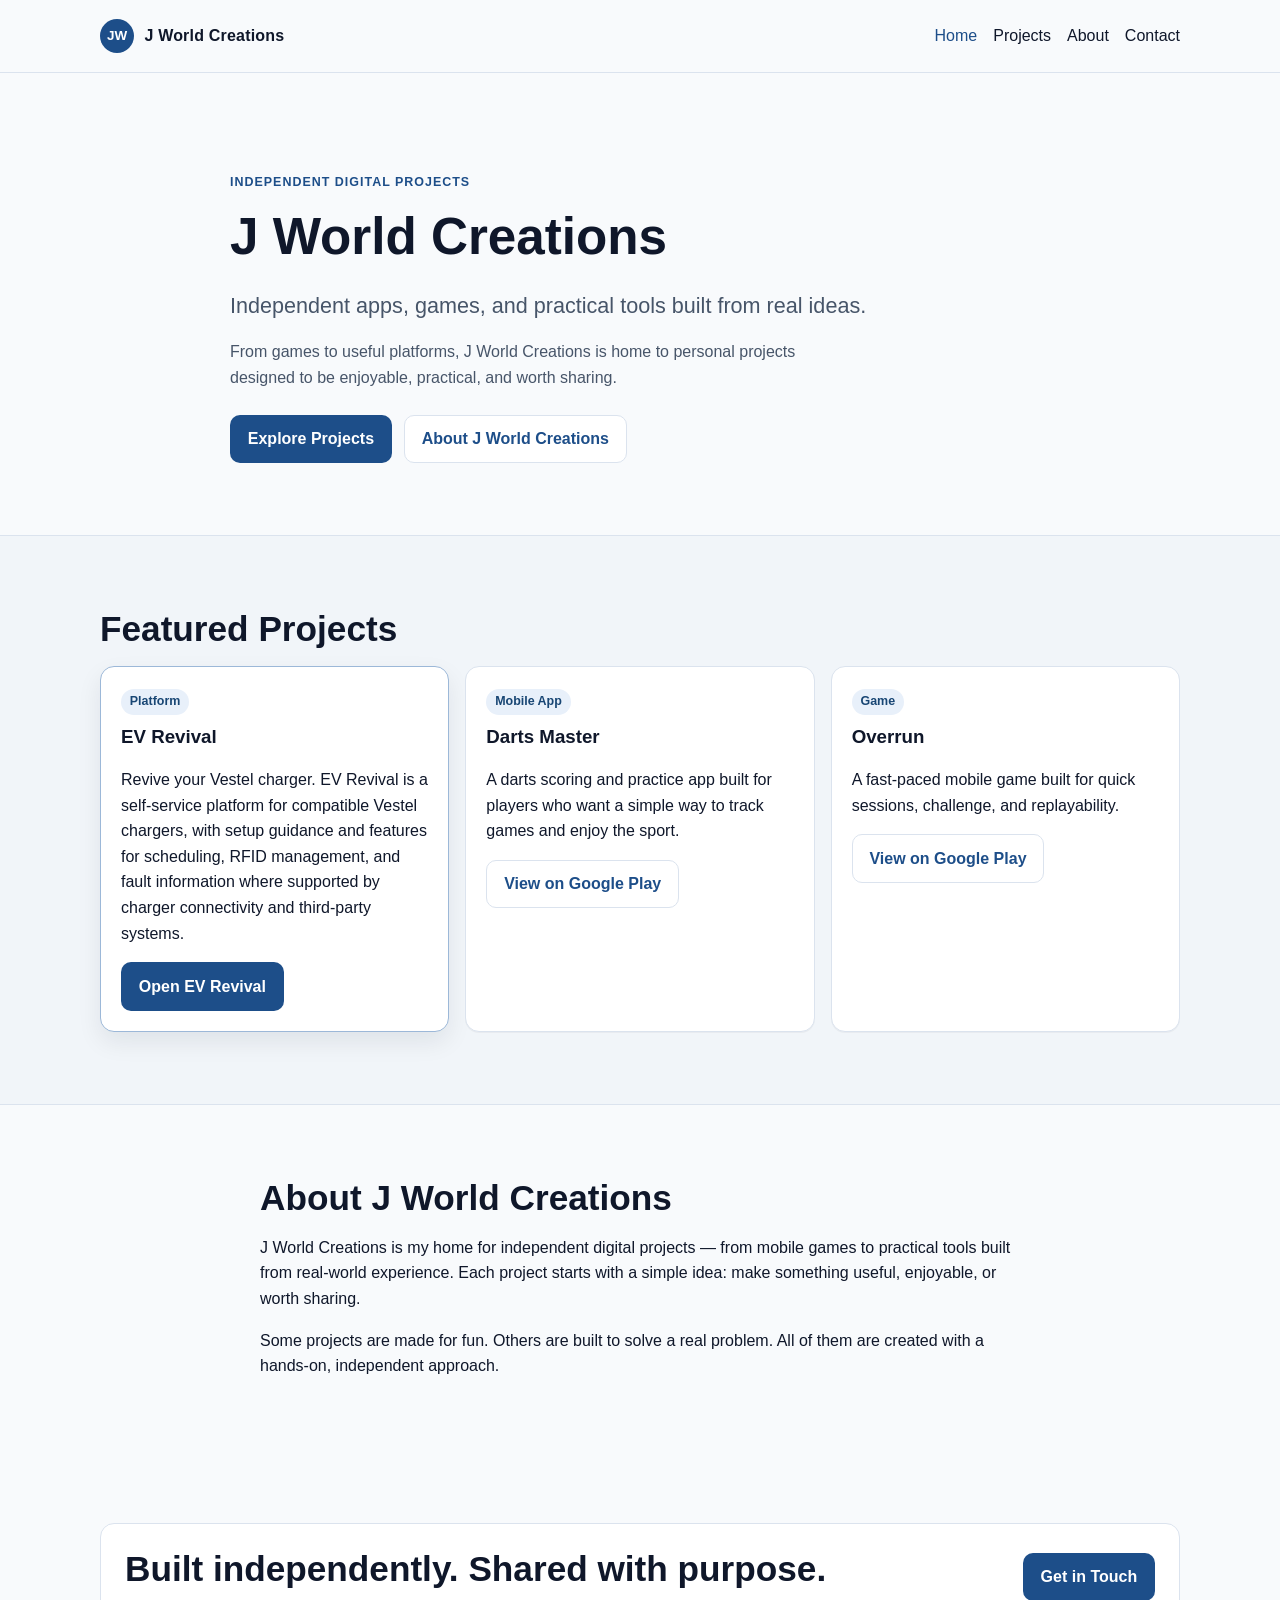
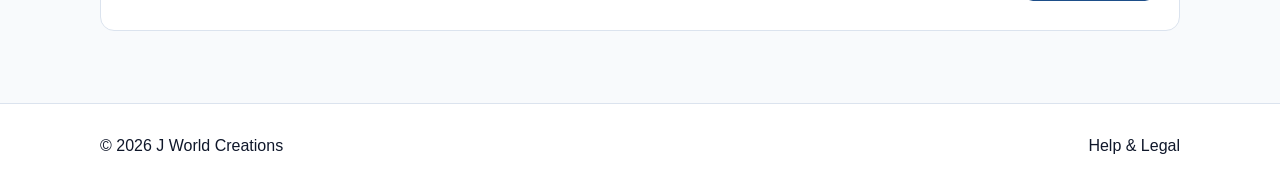
<file: index.html>
<!DOCTYPE html>
<html lang="en">
<head>
  <meta charset="UTF-8">
  <meta name="viewport" content="width=device-width, initial-scale=1.0">
  <meta name="description" content="J World Creations builds independent apps, games, and practical tools.">
  <title>J World Creations | Independent Apps, Games & Tools</title>
  <link rel="icon" href="assets/favicon.svg" type="image/svg+xml">
  <link rel="stylesheet" href="style.css">
  <link rel="canonical" href="https://jworldcreations.com/">
  <meta property="og:type" content="website">
  <meta property="og:title" content="J World Creations | Independent Apps, Games &amp; Tools">
  <meta property="og:description" content="J World Creations builds independent apps, games, and practical tools.">
  <meta property="og:url" content="https://jworldcreations.com/">
</head>
<body>
  <a class="skip-link" href="#main-content">Skip to main content</a>
  <header class="site-header">
    <div class="container nav-wrap">
      <a class="brand" href="index.html" aria-label="J World Creations home">
        <span class="brand-mark" aria-hidden="true">JW</span>
        <span class="brand-text">J World Creations</span>
      </a>
      <button class="menu-toggle" id="menuToggle" aria-expanded="false" aria-controls="primaryNav">
        Menu
      </button>
      <nav id="primaryNav" class="primary-nav" aria-label="Primary">
        <ul>
          <li><a href="index.html" aria-current="page">Home</a></li>
          <li><a href="projects.html">Projects</a></li>
          <li><a href="about.html">About</a></li>
          <li><a href="contact.html">Contact</a></li>
        </ul>
      </nav>
    </div>
  </header>

  <main id="main-content">
    <section class="hero section">
      <div class="container hero-content">
        <p class="eyebrow">Independent Digital Projects</p>
        <h1>J World Creations</h1>
        <p class="hero-subtitle">Independent apps, games, and practical tools built from real ideas.</p>
        <p class="intro-line">From games to useful platforms, J World Creations is home to personal projects designed to be enjoyable, practical, and worth sharing.</p>
        <div class="hero-actions">
          <a class="btn btn-primary" href="projects.html">Explore Projects</a>
          <a class="btn btn-secondary" href="about.html">About J World Creations</a>
        </div>
      </div>
    </section>

    <section class="section section-muted" aria-labelledby="featured-projects-title">
      <div class="container">
        <h2 id="featured-projects-title">Featured Projects</h2>
        <div class="card-grid">
          <article class="project-card project-card-highlight">
            <span class="tag">Platform</span>
            <h3>EV Revival</h3>
            <p>Revive your Vestel charger. EV Revival is a self-service platform for compatible Vestel chargers, with setup guidance and features for scheduling, RFID management, and fault information where supported by charger connectivity and third-party systems.</p>
            <a class="btn btn-primary" href="https://ev.jworldcreations.com/index.html" target="_blank" rel="noopener noreferrer">Open EV Revival</a>
          </article>

          <article class="project-card">
            <span class="tag">Mobile App</span>
            <h3>Darts Master</h3>
            <p>A darts scoring and practice app built for players who want a simple way to track games and enjoy the sport.</p>
            <a class="btn btn-secondary" href="https://play.google.com/store/apps/details?id=com.jworldcreations.dartsmaster&pcampaignid=web_share" target="_blank" rel="noopener noreferrer">View on Google Play</a>
          </article>

          <article class="project-card">
            <span class="tag">Game</span>
            <h3>Overrun</h3>
            <p>A fast-paced mobile game built for quick sessions, challenge, and replayability.</p>
            <a class="btn btn-secondary" href="https://play.google.com/store/apps/details?id=com.jworldcreations.overrun&pcampaignid=web_share" target="_blank" rel="noopener noreferrer">View on Google Play</a>
          </article>
        </div>
      </div>
    </section>

    <section class="section" aria-labelledby="about-title">
      <div class="container prose-block">
        <h2 id="about-title">About J World Creations</h2>
        <p>J World Creations is my home for independent digital projects — from mobile games to practical tools built from real-world experience. Each project starts with a simple idea: make something useful, enjoyable, or worth sharing.</p>
        <p>Some projects are made for fun. Others are built to solve a real problem. All of them are created with a hands-on, independent approach.</p>
      </div>
    </section>

    <section class="section section-cta" aria-label="Closing statement">
      <div class="container cta-wrap">
        <h2>Built independently. Shared with purpose.</h2>
        <a class="btn btn-primary" href="contact.html">Get in Touch</a>
      </div>
    </section>
  </main>

  <footer class="site-footer">
    <div class="container footer-content">
      <p>&copy; <span id="year"></span> J World Creations</p>
      <nav aria-label="Footer"><a href="help-legal.html">Help &amp; Legal</a></nav>
    </div>
  </footer>

  <button id="backToTop" class="back-to-top" type="button" aria-label="Back to top">↑</button>
  <script src="script.js"></script>
</body>
</html>
</file>
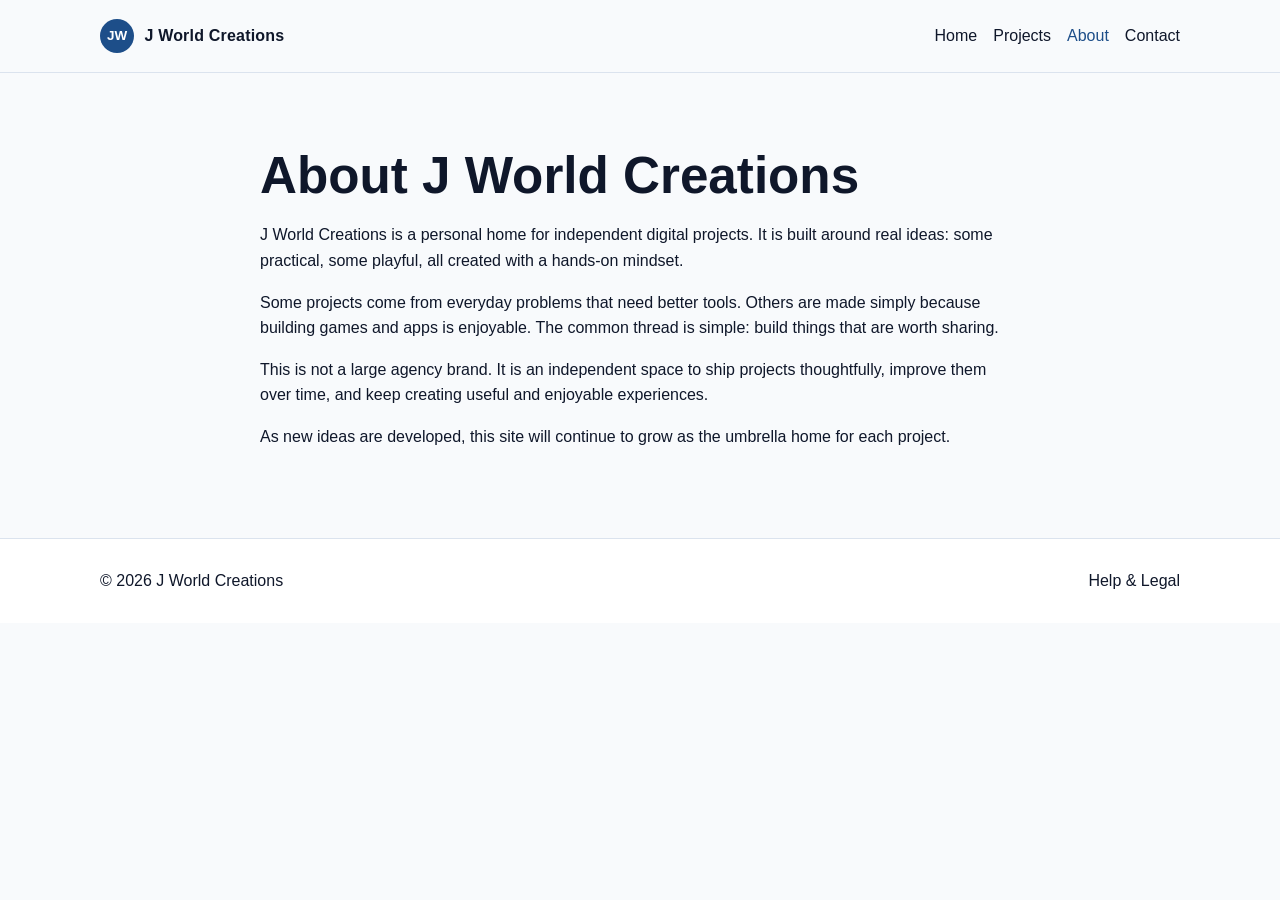
<file: about.html>
<!DOCTYPE html>
<html lang="en">
<head>
  <meta charset="UTF-8">
  <meta name="viewport" content="width=device-width, initial-scale=1.0">
  <meta name="description" content="About J World Creations.">
  <title>About | J World Creations</title>
  <link rel="icon" href="assets/favicon.svg" type="image/svg+xml">
  <link rel="stylesheet" href="style.css">
  <link rel="canonical" href="https://jworldcreations.com/about.html">
  <meta property="og:type" content="website">
  <meta property="og:title" content="About | J World Creations">
  <meta property="og:description" content="About J World Creations.">
  <meta property="og:url" content="https://jworldcreations.com/about.html">
</head>
<body>
  <a class="skip-link" href="#main-content">Skip to main content</a>
  <header class="site-header">
    <div class="container nav-wrap">
      <a class="brand" href="index.html" aria-label="J World Creations home">
        <span class="brand-mark" aria-hidden="true">JW</span>
        <span class="brand-text">J World Creations</span>
      </a>
      <button class="menu-toggle" id="menuToggle" aria-expanded="false" aria-controls="primaryNav">Menu</button>
      <nav id="primaryNav" class="primary-nav" aria-label="Primary">
        <ul>
          <li><a href="index.html">Home</a></li>
          <li><a href="projects.html">Projects</a></li>
          <li><a href="about.html" aria-current="page">About</a></li>
          <li><a href="contact.html">Contact</a></li>
        </ul>
      </nav>
    </div>
  </header>

  <main id="main-content" class="section">
    <div class="container prose-block">
      <h1>About J World Creations</h1>
      <p>J World Creations is a personal home for independent digital projects. It is built around real ideas: some practical, some playful, all created with a hands-on mindset.</p>
      <p>Some projects come from everyday problems that need better tools. Others are made simply because building games and apps is enjoyable. The common thread is simple: build things that are worth sharing.</p>
      <p>This is not a large agency brand. It is an independent space to ship projects thoughtfully, improve them over time, and keep creating useful and enjoyable experiences.</p>
      <p>As new ideas are developed, this site will continue to grow as the umbrella home for each project.</p>
    </div>
  </main>

  <footer class="site-footer">
    <div class="container footer-content">
      <p>&copy; <span id="year"></span> J World Creations</p>
      <nav aria-label="Footer"><a href="help-legal.html">Help &amp; Legal</a></nav>
    </div>
  </footer>

  <button id="backToTop" class="back-to-top" type="button" aria-label="Back to top">↑</button>
  <script src="script.js"></script>
</body>
</html>
</file>
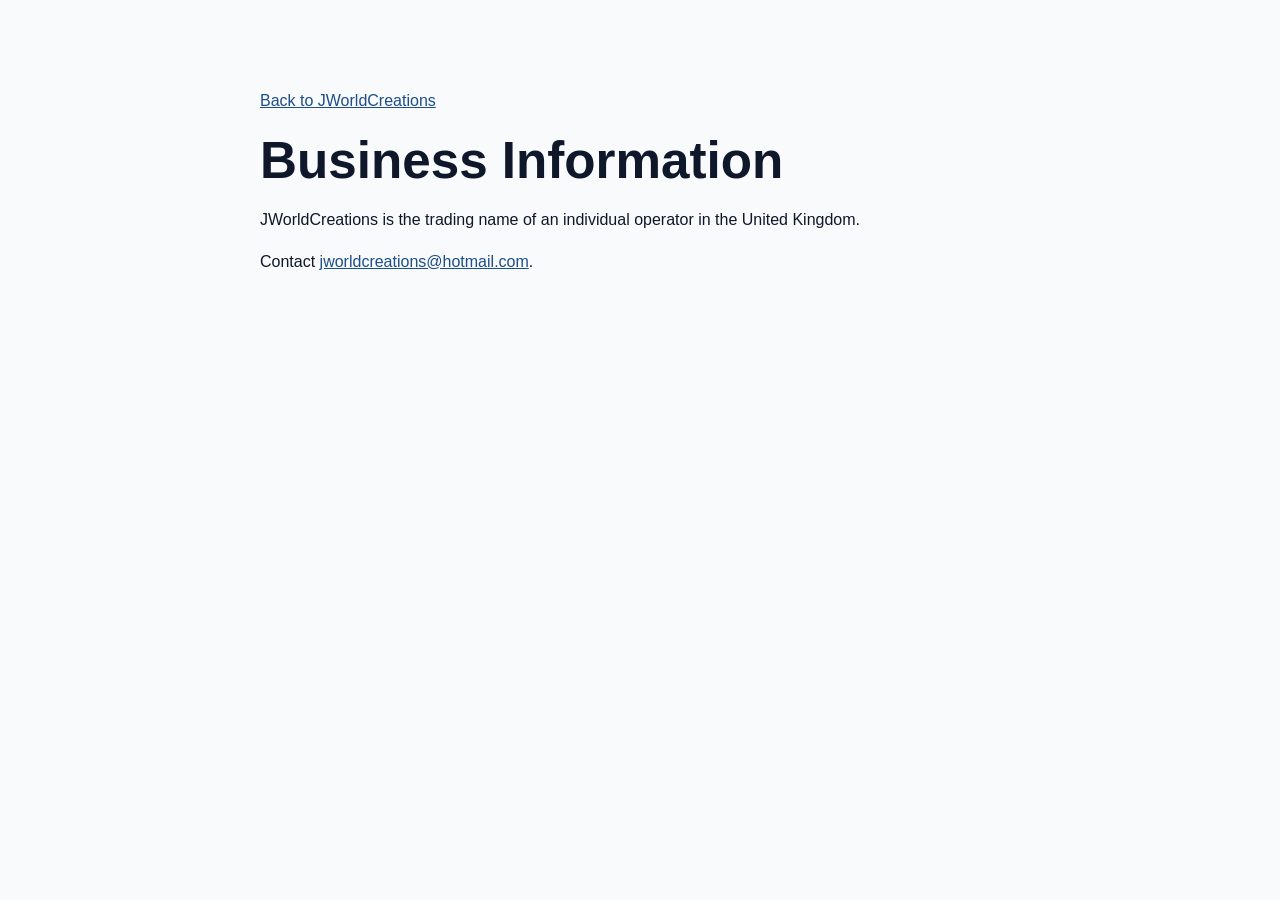
<file: business-information.html>
<!doctype html>
<html lang="en-GB">
<head>
  <meta charset="utf-8">
  <meta name="viewport" content="width=device-width, initial-scale=1">
  <meta name="robots" content="noindex, follow">
  <title>Business Information | JWorldCreations</title>
  <link rel="stylesheet" href="style.css">
</head>
<body>
  <main class="section">
    <div class="container prose-block">
      <p><a href="index.html">Back to JWorldCreations</a></p>
      <h1>Business Information</h1>
      <p>JWorldCreations is the trading name of an individual operator in the United Kingdom.</p>
      <!-- operator-disclosure -->
      <p>Contact <a href="mailto:jworldcreations@hotmail.com">jworldcreations@hotmail.com</a>.</p>
    </div>
  </main>
</body>
</html>
</file>
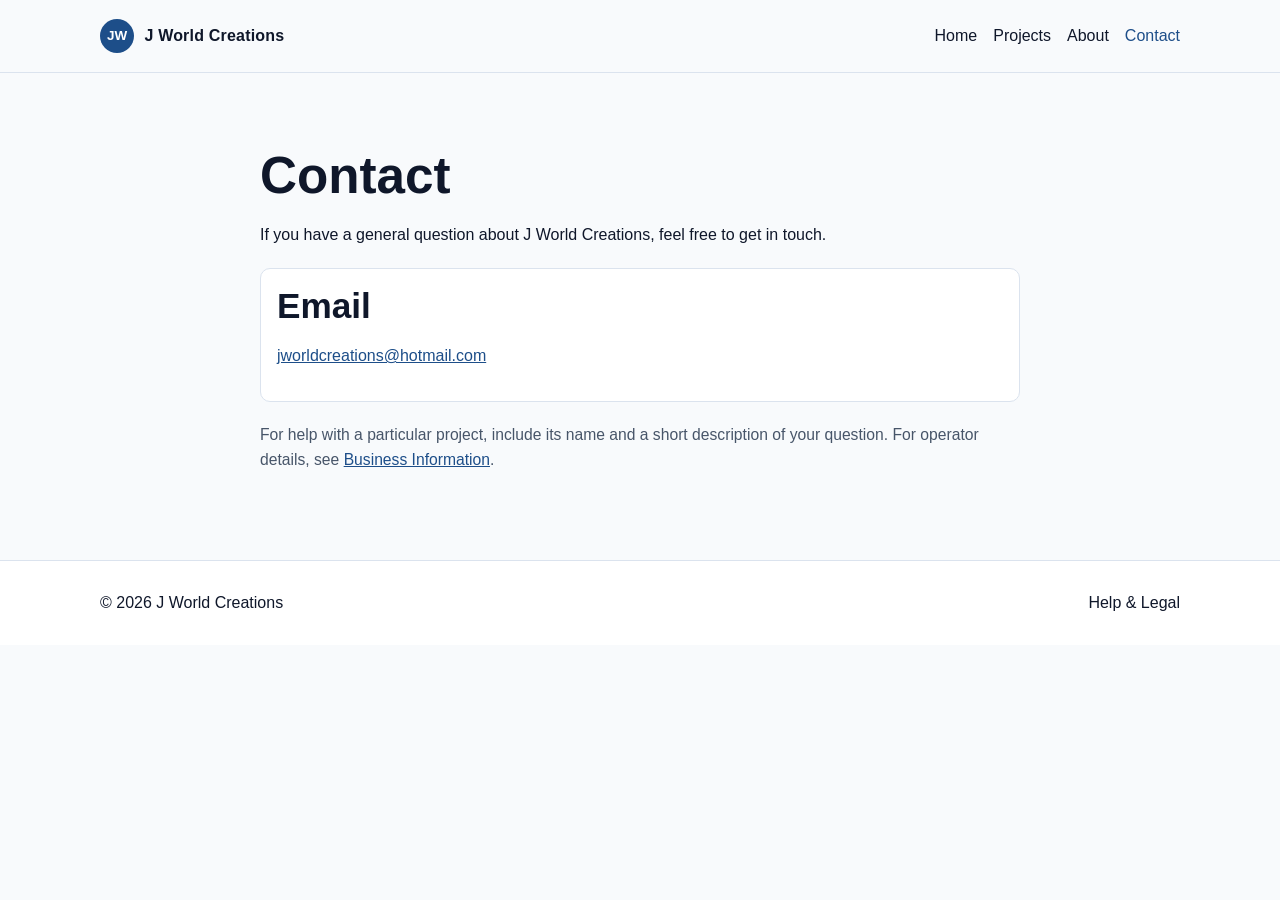
<file: contact.html>
<!DOCTYPE html>
<html lang="en">
<head>
  <meta charset="UTF-8">
  <meta name="viewport" content="width=device-width, initial-scale=1.0">
  <meta name="description" content="Contact J World Creations.">
  <title>Contact | J World Creations</title>
  <link rel="icon" href="assets/favicon.svg" type="image/svg+xml">
  <link rel="stylesheet" href="style.css">
  <link rel="canonical" href="https://jworldcreations.com/contact.html">
  <meta property="og:type" content="website">
  <meta property="og:title" content="Contact | J World Creations">
  <meta property="og:description" content="Contact J World Creations.">
  <meta property="og:url" content="https://jworldcreations.com/contact.html">
</head>
<body>
  <a class="skip-link" href="#main-content">Skip to main content</a>
  <header class="site-header">
    <div class="container nav-wrap">
      <a class="brand" href="index.html" aria-label="J World Creations home">
        <span class="brand-mark" aria-hidden="true">JW</span>
        <span class="brand-text">J World Creations</span>
      </a>
      <button class="menu-toggle" id="menuToggle" aria-expanded="false" aria-controls="primaryNav">Menu</button>
      <nav id="primaryNav" class="primary-nav" aria-label="Primary">
        <ul>
          <li><a href="index.html">Home</a></li>
          <li><a href="projects.html">Projects</a></li>
          <li><a href="about.html">About</a></li>
          <li><a href="contact.html" aria-current="page">Contact</a></li>
        </ul>
      </nav>
    </div>
  </header>

  <main id="main-content" class="section">
    <div class="container prose-block">
      <h1>Contact</h1>
      <p>If you have a general question about J World Creations, feel free to get in touch.</p>

      <section class="contact-box" aria-label="Contact details">
        <h2>Email</h2>
        <p><a href="mailto:jworldcreations@hotmail.com">jworldcreations@hotmail.com</a></p>
      </section>

      <p class="note">For help with a particular project, include its name and a short description of your question. For operator details, see <a href="business-information.html">Business Information</a>.</p>
    </div>
  </main>

  <footer class="site-footer">
    <div class="container footer-content">
      <p>&copy; <span id="year"></span> J World Creations</p>
      <nav aria-label="Footer"><a href="help-legal.html">Help &amp; Legal</a></nav>
    </div>
  </footer>

  <button id="backToTop" class="back-to-top" type="button" aria-label="Back to top">↑</button>
  <script src="script.js"></script>
</body>
</html>
</file>
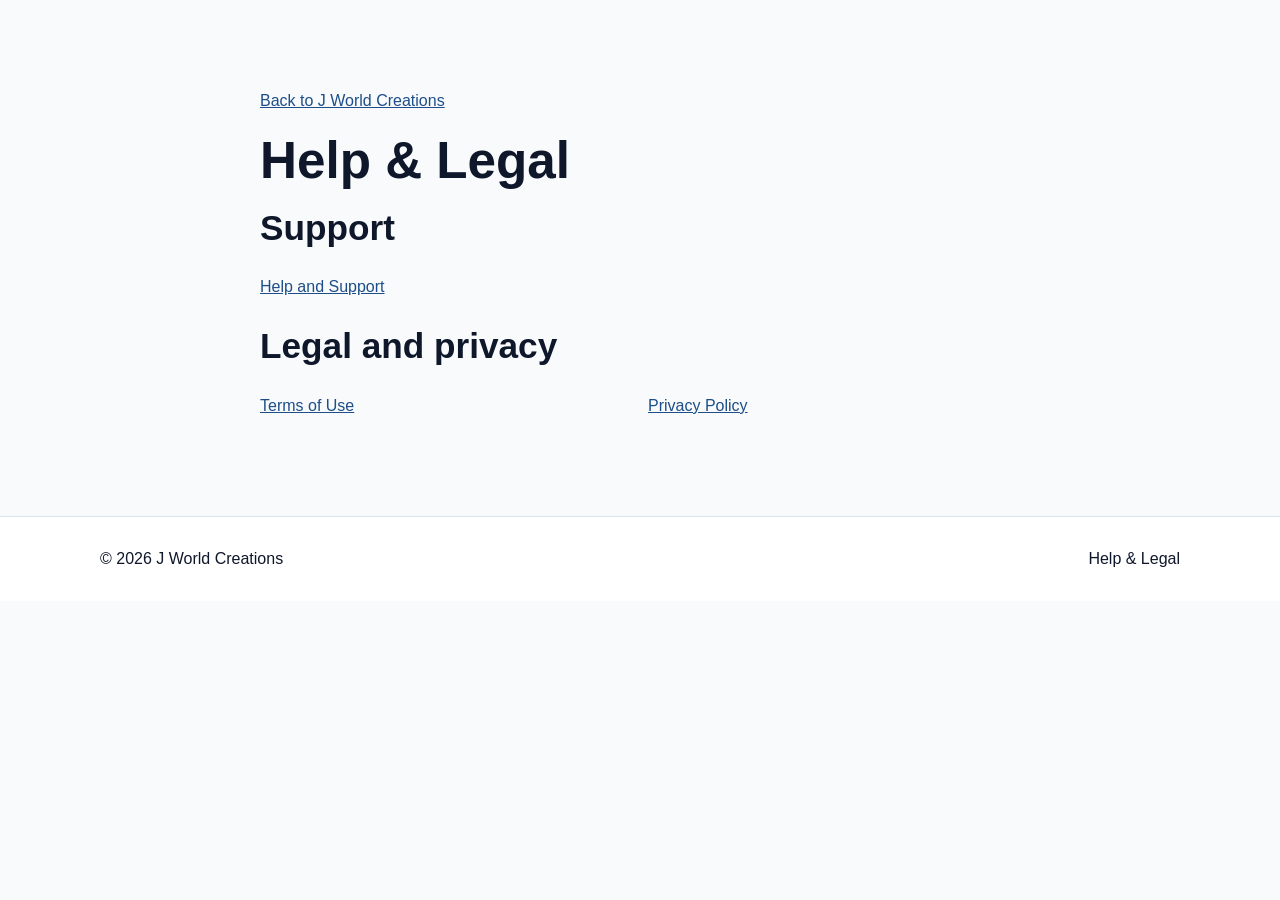
<file: help-legal.html>
<!doctype html>
<html lang="en-GB">
<head>
  <meta charset="utf-8">
  <meta name="viewport" content="width=device-width, initial-scale=1">
  <title>Help &amp; Legal | J World Creations</title>
  <link rel="stylesheet" href="style.css">
</head>
<body>
  <main class="section">
    <div class="container prose-block">
      <p><a href="index.html">Back to J World Creations</a></p>
      <h1>Help &amp; Legal</h1>
      <nav class="help-legal-nav" aria-label="Help and legal information">
        <h2>Support</h2>
        <ul>
        <li><a href="contact.html">Help and Support</a></li>
        </ul>
        <h2>Legal and privacy</h2>
        <ul>
        <li><a href="terms.html">Terms of Use</a></li>
        <li><a href="privacy.html">Privacy Policy</a></li>
        </ul>
      </nav>
    </div>
  </main>
  <footer class="site-footer"><div class="container footer-content"><p>&copy; <span id="year"></span> J World Creations</p><nav aria-label="Footer"><a href="help-legal.html" aria-current="page">Help &amp; Legal</a></nav></div></footer>
  <script src="script.js" defer></script>
</body>
</html>
</file>
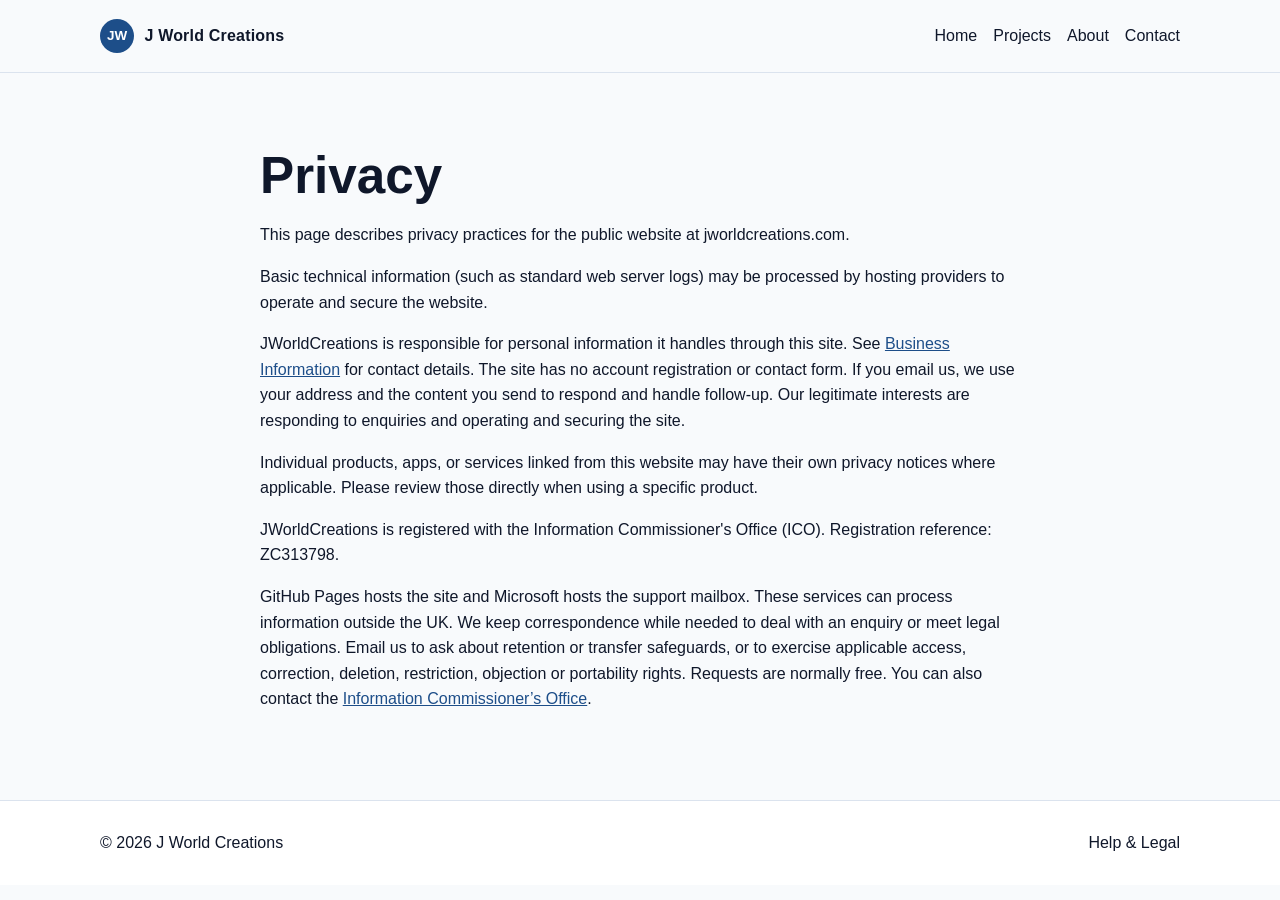
<file: privacy.html>
<!DOCTYPE html>
<html lang="en">
<head>
  <meta charset="UTF-8">
  <meta name="viewport" content="width=device-width, initial-scale=1.0">
  <meta name="description" content="Privacy information for jworldcreations.com.">
  <title>Privacy | J World Creations</title>
  <link rel="icon" href="assets/favicon.svg" type="image/svg+xml">
  <link rel="stylesheet" href="style.css">
  <link rel="canonical" href="https://jworldcreations.com/privacy.html">
  <meta property="og:type" content="website">
  <meta property="og:title" content="Privacy | J World Creations">
  <meta property="og:description" content="Privacy information for jworldcreations.com.">
  <meta property="og:url" content="https://jworldcreations.com/privacy.html">
</head>
<body>
  <a class="skip-link" href="#main-content">Skip to main content</a>
  <header class="site-header">
    <div class="container nav-wrap">
      <a class="brand" href="index.html" aria-label="J World Creations home">
        <span class="brand-mark" aria-hidden="true">JW</span>
        <span class="brand-text">J World Creations</span>
      </a>
      <button class="menu-toggle" id="menuToggle" aria-expanded="false" aria-controls="primaryNav">Menu</button>
      <nav id="primaryNav" class="primary-nav" aria-label="Primary">
        <ul>
          <li><a href="index.html">Home</a></li>
          <li><a href="projects.html">Projects</a></li>
          <li><a href="about.html">About</a></li>
          <li><a href="contact.html">Contact</a></li>
        </ul>
      </nav>
    </div>
  </header>

  <main id="main-content" class="section">
    <div class="container prose-block">
      <h1>Privacy</h1>
      <p>This page describes privacy practices for the public website at jworldcreations.com.</p>
      <p>Basic technical information (such as standard web server logs) may be processed by hosting providers to operate and secure the website.</p>
      <p>JWorldCreations is responsible for personal information it handles through this site. See <a href="business-information.html">Business Information</a> for contact details. The site has no account registration or contact form. If you email us, we use your address and the content you send to respond and handle follow-up. Our legitimate interests are responding to enquiries and operating and securing the site.</p>
      <p>Individual products, apps, or services linked from this website may have their own privacy notices where applicable. Please review those directly when using a specific product.</p>
      <p>JWorldCreations is registered with the Information Commissioner's Office (ICO). Registration reference: ZC313798.</p>
      <p>GitHub Pages hosts the site and Microsoft hosts the support mailbox. These services can process information outside the UK. We keep correspondence while needed to deal with an enquiry or meet legal obligations. Email us to ask about retention or transfer safeguards, or to exercise applicable access, correction, deletion, restriction, objection or portability rights. Requests are normally free. You can also contact the <a href="https://ico.org.uk/make-a-complaint/">Information Commissioner’s Office</a>.</p>
    </div>
  </main>

  <footer class="site-footer">
    <div class="container footer-content">
      <p>&copy; <span id="year"></span> J World Creations</p>
      <nav aria-label="Footer"><a href="help-legal.html">Help &amp; Legal</a></nav>
    </div>
  </footer>

  <button id="backToTop" class="back-to-top" type="button" aria-label="Back to top">↑</button>
  <script src="script.js"></script>
</body>
</html>
</file>
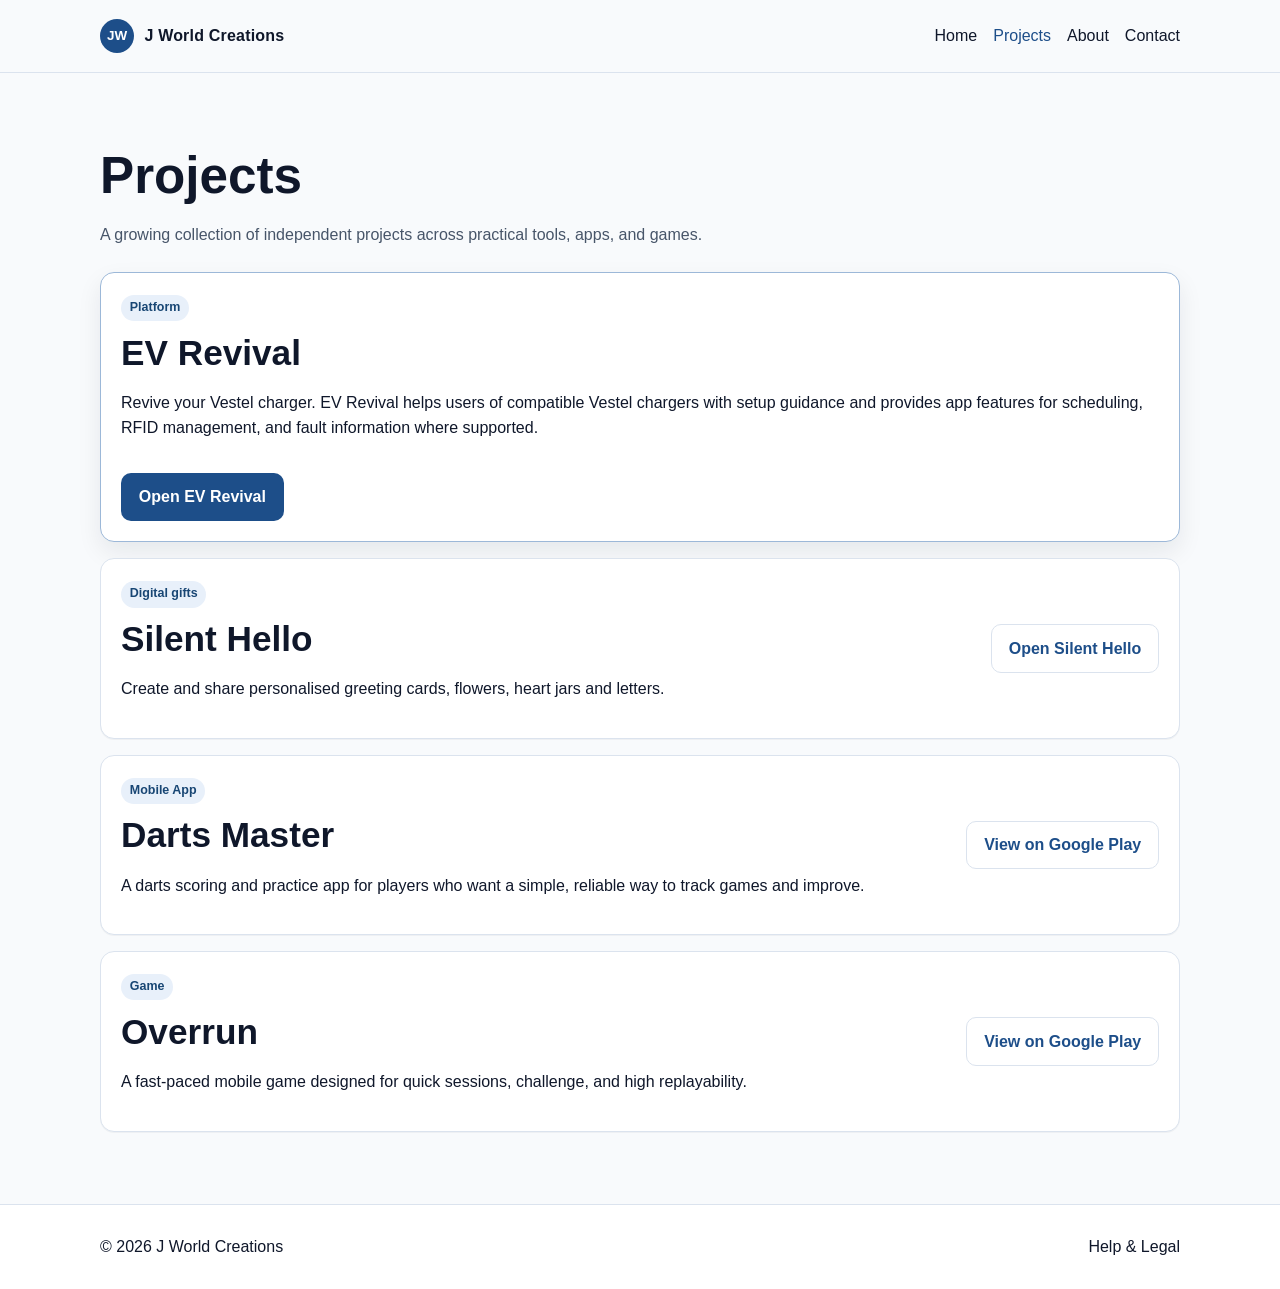
<file: projects.html>
<!DOCTYPE html>
<html lang="en">
<head>
  <meta charset="UTF-8">
  <meta name="viewport" content="width=device-width, initial-scale=1.0">
  <meta name="description" content="Current projects by J World Creations.">
  <title>Projects | J World Creations</title>
  <link rel="icon" href="assets/favicon.svg" type="image/svg+xml">
  <link rel="stylesheet" href="style.css">
  <link rel="canonical" href="https://jworldcreations.com/projects.html">
  <meta property="og:type" content="website">
  <meta property="og:title" content="Projects | J World Creations">
  <meta property="og:description" content="Current projects by J World Creations.">
  <meta property="og:url" content="https://jworldcreations.com/projects.html">
</head>
<body>
  <a class="skip-link" href="#main-content">Skip to main content</a>
  <header class="site-header">
    <div class="container nav-wrap">
      <a class="brand" href="index.html" aria-label="J World Creations home">
        <span class="brand-mark" aria-hidden="true">JW</span>
        <span class="brand-text">J World Creations</span>
      </a>
      <button class="menu-toggle" id="menuToggle" aria-expanded="false" aria-controls="primaryNav">Menu</button>
      <nav id="primaryNav" class="primary-nav" aria-label="Primary">
        <ul>
          <li><a href="index.html">Home</a></li>
          <li><a href="projects.html" aria-current="page">Projects</a></li>
          <li><a href="about.html">About</a></li>
          <li><a href="contact.html">Contact</a></li>
        </ul>
      </nav>
    </div>
  </header>

  <main id="main-content" class="section">
    <div class="container">
      <h1>Projects</h1>
      <p class="page-intro">A growing collection of independent projects across practical tools, apps, and games.</p>

      <div class="project-list">
        <article class="project-card project-row project-card-highlight">
          <div>
            <span class="tag">Platform</span>
            <h2>EV Revival</h2>
            <p>Revive your Vestel charger. EV Revival helps users of compatible Vestel chargers with setup guidance and provides app features for scheduling, RFID management, and fault information where supported.</p>
          </div>
          <a class="btn btn-primary" href="https://ev.jworldcreations.com/index.html" target="_blank" rel="noopener noreferrer">Open EV Revival</a>
        </article>

        <article class="project-card project-row">
          <div>
            <span class="tag">Digital gifts</span>
            <h2>Silent Hello</h2>
            <p>Create and share personalised greeting cards, flowers, heart jars and letters.</p>
          </div>
          <a class="btn btn-secondary" href="https://silenthello.co.uk/">Open Silent Hello</a>
        </article>

        <article class="project-card project-row">
          <div>
            <span class="tag">Mobile App</span>
            <h2>Darts Master</h2>
            <p>A darts scoring and practice app for players who want a simple, reliable way to track games and improve.</p>
          </div>
          <a class="btn btn-secondary" href="https://play.google.com/store/apps/details?id=com.jworldcreations.dartsmaster&pcampaignid=web_share" target="_blank" rel="noopener noreferrer">View on Google Play</a>
        </article>

        <article class="project-card project-row">
          <div>
            <span class="tag">Game</span>
            <h2>Overrun</h2>
            <p>A fast-paced mobile game designed for quick sessions, challenge, and high replayability.</p>
          </div>
          <a class="btn btn-secondary" href="https://play.google.com/store/apps/details?id=com.jworldcreations.overrun&pcampaignid=web_share" target="_blank" rel="noopener noreferrer">View on Google Play</a>
        </article>
      </div>
    </div>
  </main>

  <footer class="site-footer">
    <div class="container footer-content">
      <p>&copy; <span id="year"></span> J World Creations</p>
      <nav aria-label="Footer"><a href="help-legal.html">Help &amp; Legal</a></nav>
    </div>
  </footer>

  <button id="backToTop" class="back-to-top" type="button" aria-label="Back to top">↑</button>
  <script src="script.js"></script>
</body>
</html>
</file>
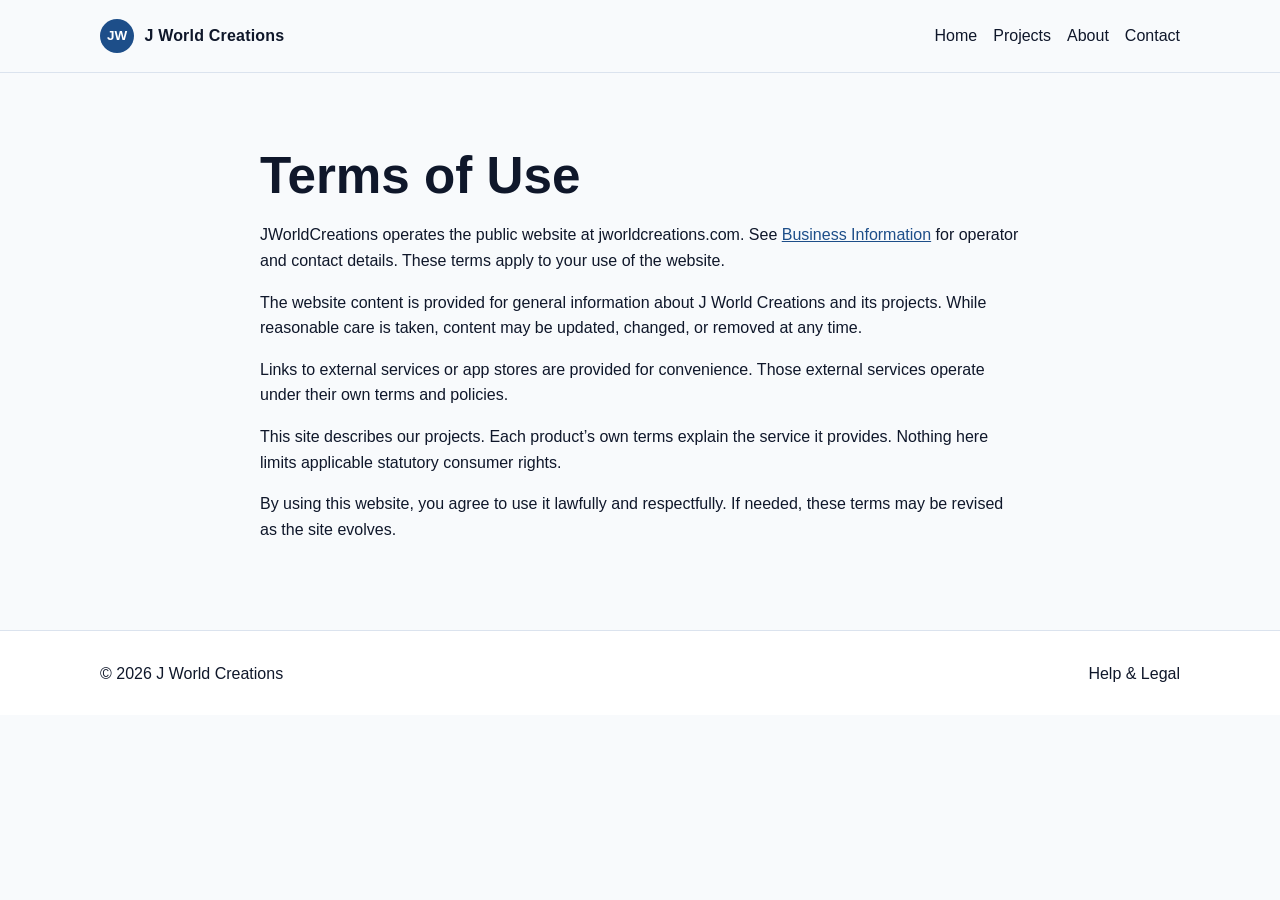
<file: terms.html>
<!DOCTYPE html>
<html lang="en">
<head>
  <meta charset="UTF-8">
  <meta name="viewport" content="width=device-width, initial-scale=1.0">
  <meta name="description" content="Terms of use for jworldcreations.com.">
  <title>Terms | J World Creations</title>
  <link rel="icon" href="assets/favicon.svg" type="image/svg+xml">
  <link rel="stylesheet" href="style.css">
  <link rel="canonical" href="https://jworldcreations.com/terms.html">
  <meta property="og:type" content="website">
  <meta property="og:title" content="Terms | J World Creations">
  <meta property="og:description" content="Terms of use for jworldcreations.com.">
  <meta property="og:url" content="https://jworldcreations.com/terms.html">
</head>
<body>
  <a class="skip-link" href="#main-content">Skip to main content</a>
  <header class="site-header">
    <div class="container nav-wrap">
      <a class="brand" href="index.html" aria-label="J World Creations home">
        <span class="brand-mark" aria-hidden="true">JW</span>
        <span class="brand-text">J World Creations</span>
      </a>
      <button class="menu-toggle" id="menuToggle" aria-expanded="false" aria-controls="primaryNav">Menu</button>
      <nav id="primaryNav" class="primary-nav" aria-label="Primary">
        <ul>
          <li><a href="index.html">Home</a></li>
          <li><a href="projects.html">Projects</a></li>
          <li><a href="about.html">About</a></li>
          <li><a href="contact.html">Contact</a></li>
        </ul>
      </nav>
    </div>
  </header>

  <main id="main-content" class="section">
    <div class="container prose-block">
      <h1>Terms of Use</h1>
      <p>JWorldCreations operates the public website at jworldcreations.com. See <a href="business-information.html">Business Information</a> for operator and contact details. These terms apply to your use of the website.</p>
      <p>The website content is provided for general information about J World Creations and its projects. While reasonable care is taken, content may be updated, changed, or removed at any time.</p>
      <p>Links to external services or app stores are provided for convenience. Those external services operate under their own terms and policies.</p>
      <p>This site describes our projects. Each product’s own terms explain the service it provides. Nothing here limits applicable statutory consumer rights.</p>
      <p>By using this website, you agree to use it lawfully and respectfully. If needed, these terms may be revised as the site evolves.</p>
    </div>
  </main>

  <footer class="site-footer">
    <div class="container footer-content">
      <p>&copy; <span id="year"></span> J World Creations</p>
      <nav aria-label="Footer"><a href="help-legal.html">Help &amp; Legal</a></nav>
    </div>
  </footer>

  <button id="backToTop" class="back-to-top" type="button" aria-label="Back to top">↑</button>
  <script src="script.js"></script>
</body>
</html>
</file>
<file: style.css>
:root {
  --bg: #f8fafc;
  --surface: #ffffff;
  --surface-alt: #f1f5f9;
  --text: #0f172a;
  --muted: #475569;
  --primary: #1d4e89;
  --primary-strong: #153a67;
  --border: #dbe3ee;
  --shadow: 0 10px 24px rgba(15, 23, 42, 0.08);
  --radius: 14px;
  --radius-sm: 10px;
  --max: 1080px;
}

* {
  box-sizing: border-box;
}

html {
  scroll-behavior: smooth;
}

body {
  margin: 0;
  font-family: Inter, Segoe UI, Roboto, Helvetica, Arial, sans-serif;
  line-height: 1.6;
  color: var(--text);
  background: var(--bg);
}

a {
  color: var(--primary);
}

a:hover,
a:focus-visible {
  color: var(--primary-strong);
}

.skip-link {
  position: absolute;
  left: -9999px;
  top: 0;
  background: var(--primary);
  color: #fff;
  padding: 0.75rem 1rem;
  z-index: 100;
}

.skip-link:focus {
  left: 1rem;
  top: 1rem;
}

.container {
  width: min(100% - 2rem, var(--max));
  margin-inline: auto;
}

.section {
  padding: 4.5rem 0;
}

.section-muted {
  background: var(--surface-alt);
  border-top: 1px solid var(--border);
  border-bottom: 1px solid var(--border);
}

.site-header {
  position: sticky;
  top: 0;
  background: rgba(248, 250, 252, 0.95);
  backdrop-filter: blur(8px);
  border-bottom: 1px solid var(--border);
  z-index: 10;
}

.nav-wrap {
  display: flex;
  align-items: center;
  justify-content: space-between;
  min-height: 72px;
  gap: 1rem;
}

.brand {
  display: inline-flex;
  align-items: center;
  gap: 0.65rem;
  text-decoration: none;
  color: var(--text);
  font-weight: 700;
}

.brand-mark {
  display: inline-grid;
  place-items: center;
  width: 34px;
  height: 34px;
  border-radius: 50%;
  background: var(--primary);
  color: #fff;
  font-size: 0.84rem;
}

.brand-text {
  letter-spacing: 0.2px;
}

.primary-nav ul,
.site-footer ul {
  list-style: none;
  display: flex;
  padding: 0;
  margin: 0;
  gap: 1rem;
}

.primary-nav a,
.site-footer a {
  text-decoration: none;
  color: var(--text);
  font-weight: 500;
}

.primary-nav a[aria-current="page"] {
  color: var(--primary);
}

.menu-toggle {
  display: none;
  border: 1px solid var(--border);
  background: var(--surface);
  border-radius: 8px;
  padding: 0.45rem 0.7rem;
  font-weight: 600;
  color: var(--text);
}

.hero {
  padding-top: 5.5rem;
}

.hero-content {
  max-width: 820px;
}

.eyebrow {
  color: var(--primary);
  font-weight: 700;
  text-transform: uppercase;
  letter-spacing: 0.08em;
  font-size: 0.78rem;
}

h1,
h2,
h3 {
  line-height: 1.2;
  margin-top: 0;
}

h1 {
  font-size: clamp(2rem, 5vw, 3.2rem);
  margin-bottom: 1rem;
}

h2 {
  font-size: clamp(1.6rem, 3vw, 2.2rem);
  margin-bottom: 1rem;
}

.hero-subtitle {
  font-size: clamp(1.1rem, 2.2vw, 1.35rem);
  color: var(--muted);
  margin-bottom: 1rem;
}

.intro-line,
.page-intro {
  max-width: 70ch;
  color: var(--muted);
  margin-bottom: 1.5rem;
}

.hero-actions {
  display: flex;
  flex-wrap: wrap;
  gap: 0.75rem;
}

.btn {
  display: inline-flex;
  align-items: center;
  justify-content: center;
  border-radius: 10px;
  border: 1px solid transparent;
  padding: 0.65rem 1.05rem;
  font-weight: 600;
  text-decoration: none;
  transition: transform 0.2s ease, box-shadow 0.2s ease;
}

.btn:hover,
.btn:focus-visible {
  transform: translateY(-1px);
  box-shadow: var(--shadow);
}

.btn-primary {
  background: var(--primary);
  color: #fff;
}

.btn-primary:hover,
.btn-primary:focus-visible {
  color: #fff;
  background: var(--primary-strong);
}

.btn-secondary {
  background: var(--surface);
  color: var(--primary);
  border-color: var(--border);
}

.card-grid,
.project-list {
  display: grid;
  gap: 1rem;
}

.card-grid {
  grid-template-columns: repeat(auto-fit, minmax(220px, 1fr));
}

.project-card {
  background: var(--surface);
  border: 1px solid var(--border);
  border-radius: var(--radius);
  padding: 1.25rem;
  box-shadow: 0 1px 0 rgba(15, 23, 42, 0.04);
}

.project-card-highlight {
  border-color: #9cb8d8;
  box-shadow: var(--shadow);
}

.project-row {
  display: flex;
  justify-content: space-between;
  align-items: center;
  gap: 1rem;
  flex-wrap: wrap;
}

.tag {
  display: inline-block;
  margin-bottom: 0.65rem;
  background: #e8f0fa;
  color: #184674;
  padding: 0.2rem 0.55rem;
  border-radius: 999px;
  font-size: 0.78rem;
  font-weight: 700;
}

.prose-block {
  max-width: 760px;
}

.section-cta {
  padding-top: 3.5rem;
}

.cta-wrap {
  display: flex;
  justify-content: space-between;
  align-items: center;
  gap: 1rem;
  flex-wrap: wrap;
  background: var(--surface);
  border: 1px solid var(--border);
  border-radius: var(--radius);
  padding: 1.5rem;
}

.contact-box {
  margin: 1.25rem 0;
  background: var(--surface);
  border: 1px solid var(--border);
  border-radius: var(--radius-sm);
  padding: 1rem;
}

.note {
  color: var(--muted);
  font-size: 0.98rem;
}

.site-footer {
  border-top: 1px solid var(--border);
  background: var(--surface);
}

.site-footer ul {
  flex-wrap: wrap;
}

.site-footer nav a {
  display: inline-flex;
  align-items: center;
  min-height: 44px;
}

.footer-content {
  min-height: 84px;
  display: flex;
  align-items: center;
  justify-content: space-between;
  gap: 1rem;
  flex-wrap: wrap;
}

.back-to-top {
  position: fixed;
  right: 1rem;
  bottom: 1rem;
  width: 42px;
  height: 42px;
  border: 1px solid var(--border);
  border-radius: 50%;
  background: var(--surface);
  color: var(--primary);
  font-size: 1.2rem;
  box-shadow: var(--shadow);
  opacity: 0;
  pointer-events: none;
  transition: opacity 0.2s ease;
}

.back-to-top.show {
  opacity: 1;
  pointer-events: auto;
}

@media (max-width: 760px) {
  .menu-toggle {
    display: inline-block;
  }

  .primary-nav {
    position: absolute;
    inset: 72px 1rem auto 1rem;
    background: var(--surface);
    border: 1px solid var(--border);
    border-radius: var(--radius-sm);
    padding: 0.8rem;
    display: none;
  }

  .primary-nav.open {
    display: block;
  }

  .primary-nav ul {
    flex-direction: column;
    gap: 0.5rem;
  }

  .section {
    padding: 3.6rem 0;
  }

  .hero {
    padding-top: 4.4rem;
  }
}

.help-legal-nav ul {
  display: grid;
  grid-template-columns: repeat(auto-fit, minmax(min(100%, 15rem), 1fr));
  gap: .5rem 1rem;
  padding: 0;
  list-style: none;
}
.help-legal-nav a {
  display: inline-flex;
  align-items: center;
  min-height: 44px;
}
</file>
